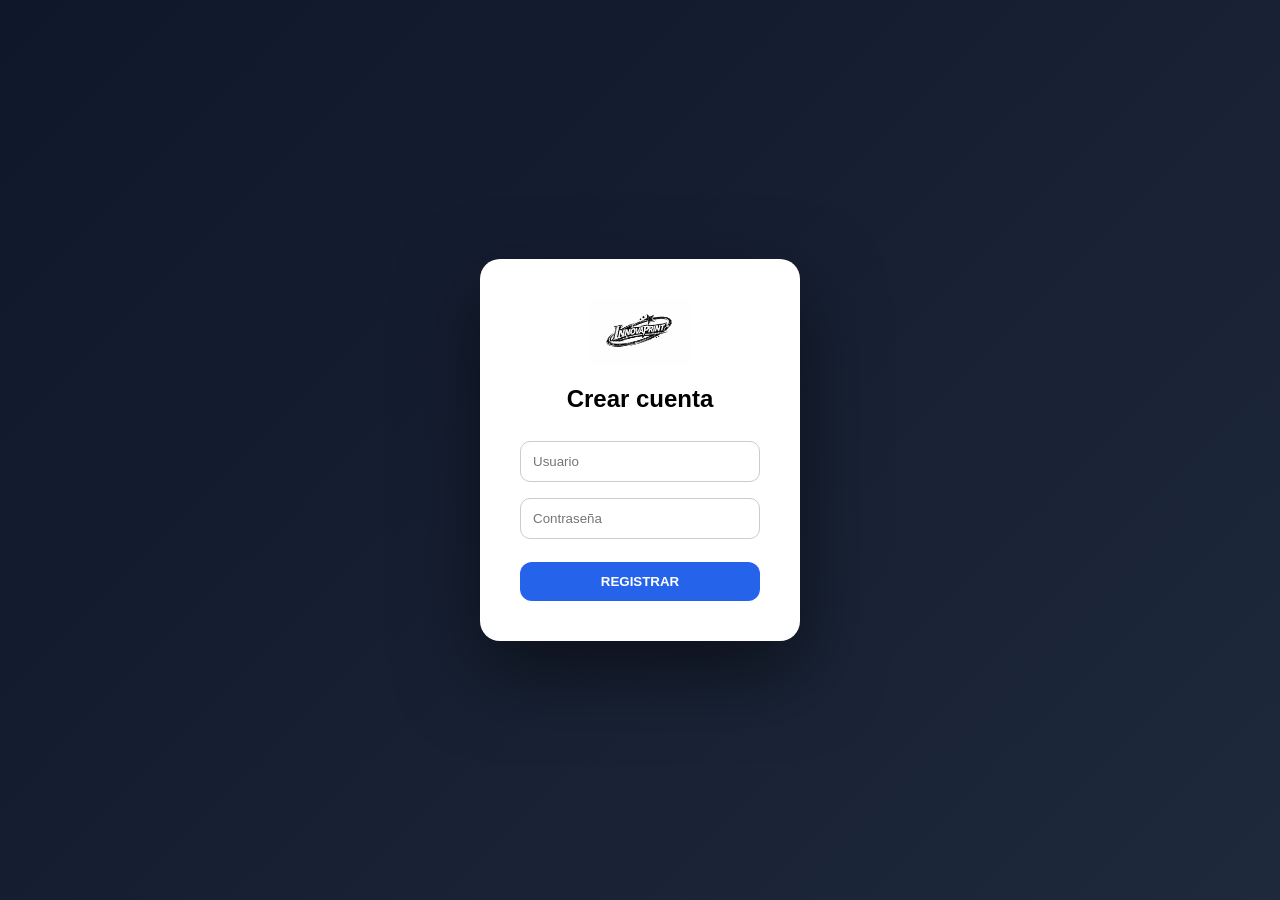
<file: index.html>
<!DOCTYPE html>
<html lang="es">

<head>
    <meta charset="UTF-8">
    <title>InnovaPrint</title>
    <link rel="stylesheet" href="style_index.css">
</head>

<body>

    <div id="registro">
        <div class="registro-card">
            <img src="log.jpeg" class="logo-registro" alt="InnovaPrint">
            <h2>Crear cuenta</h2>
            <input type="text" id="usuario" placeholder="Usuario">
            <input type="password" id="clave" placeholder="Contraseña">
            <button onclick="registrar()">REGISTRAR</button>
        </div>
    </div>

    <div id="portal">

        <header>
            <h2>InnovaPrint</h2>
            <nav>
                <a href="index.html">Inicio</a>
                <a href="servicio.html">Servicios</a>
                <a href="Nosotros.html">Nosotros</a>
                <a href="Contacto.html">Contacto</a>
                <a href="catalogo.html">Catálogo</a>
                <a href="#" onclick="cerrarSesion()">Salir</a>
            </nav>
        </header>

        <section class="hero">
            <h1>InnovaPrint</h1>
            <p>
                Transformamos tus ideas en productos personalizados de alta calidad
                con diseños únicos y tecnología de impresión profesional.
            </p>
        </section>

        <section class="moving-section">
            <div class="moving-left">
                <div class="moving-wrapper">
                    <div class="moving-text">
                        <span>Diseño de Logos</span>
                        <span>Ropa Personalizada</span>
                        <span>Impresión Publicitaria</span>
                        <span>Artículos Promocionales</span>
                        <span>Packaging Creativo</span>
                    </div>
                </div>
            </div>
            <div class="moving-right">
                <h2>¿Cómo te ayudamos?</h2>
                <p>
                    En InnovaPrint convertimos tus ideas en productos reales.
                    Diseñamos, imprimimos y entregamos con calidad profesional
                    para que tu marca destaque.
                </p>
                <ul>
                    <li>✔ Diseños exclusivos</li>
                    <li>✔ Materiales premium</li>
                    <li>✔ Entrega rápida</li>
                    <li>✔ Atención personalizada</li>
                </ul>
            </div>
        </section>

        <section class="services">
            <h2>NUESTROS SERVICIOS</h2>
            <div class="cards">
                <div class="card">
                    <h3>Diseño de Logos</h3>
                    <p>Identidad visual profesional para tu marca.</p>
                </div>
                <div class="card">
                    <h3>Ropa Personalizada</h3>
                    <p>Camisetas, uniformes y prendas únicas.</p>
                </div>
                <div class="card">
                    <h3>Impresión Publicitaria</h3>
                    <p>Banners, flyers y material promocional.</p>
                </div>
            </div>
        </section>

        <section class="about">
            <p>No sigas tendencias, créalas con prendas hechas especialmente a tu gusto.</p>
        </section>

        <footer>
            © 2026 InnovaPrint — Todos los derechos reservados
        </footer>

    </div>

    <script>
        window.onload = function () {
            if (localStorage.getItem("usuario")) {
                mostrarPortal()
            }
        }

        function registrar() {
            let usuario = document.getElementById("usuario").value
            let clave = document.getElementById("clave").value
            if (usuario && clave) {
                localStorage.setItem("usuario", usuario)
                mostrarPortal()
            } else {
                alert("Completa los campos")
            }
        }

        function mostrarPortal() {
            document.getElementById("registro").style.display = "none"
            document.getElementById("portal").style.display = "block"
        }

        function cerrarSesion() {
            localStorage.removeItem("usuario")
            location.reload()
        }
    </script>

</body>
</html>
</file>
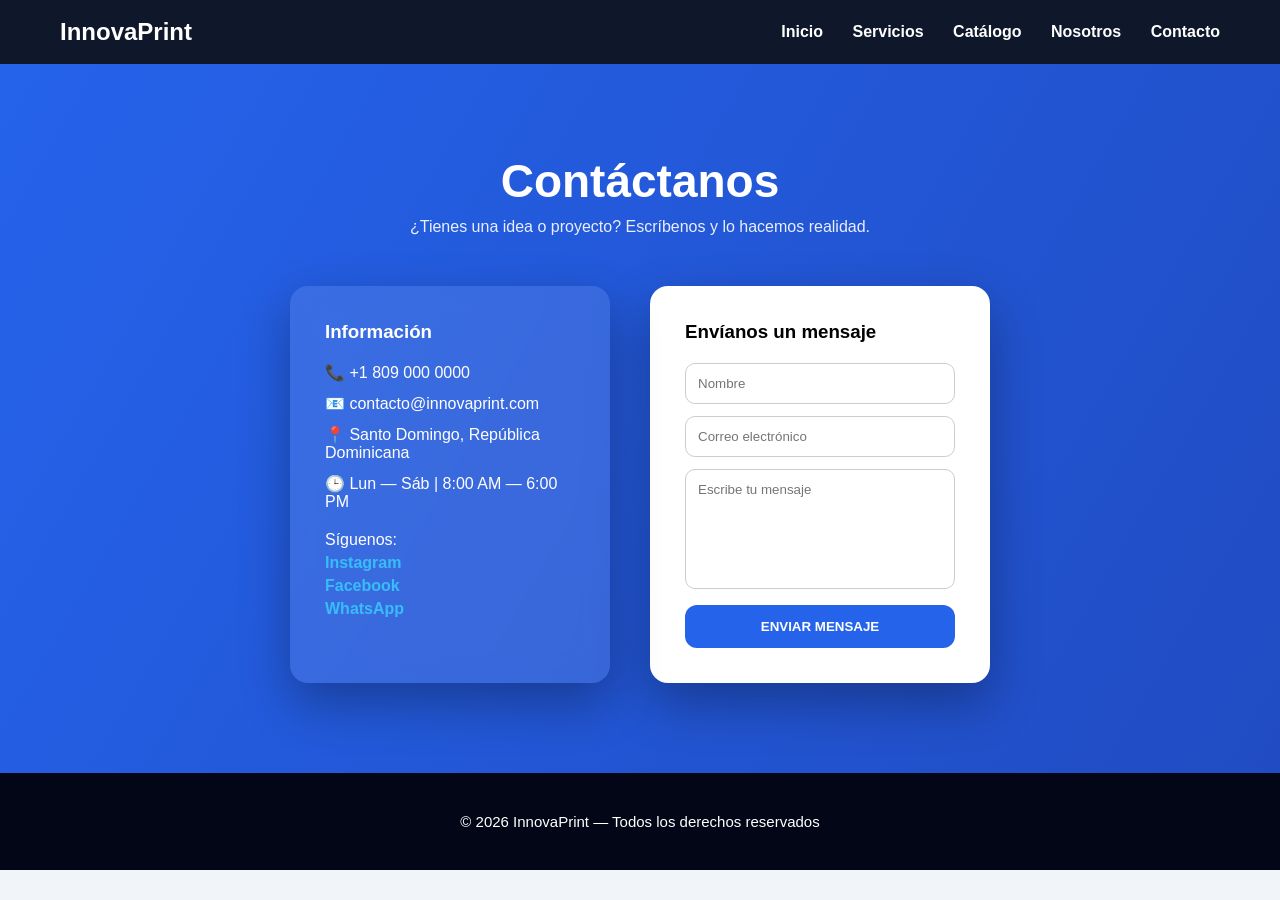
<file: Contacto.html>
<!DOCTYPE html>
<html lang="es">

<head>
    <meta charset="UTF-8">
    <title>Contacto | InnovaPrint</title>
    <link rel="stylesheet" href="style_contacto.css">
</head>

<body>

    <header>
        <h2>InnovaPrint</h2>
        <nav>
            <a href="index.html">Inicio</a>
            <a href="servicio.html">Servicios</a>
            <a href="file:///C:/Users/user/OneDrive/Desktop/Index/InnovaPrint_Index/proyecto/catalogo.html#">Catálogo</a>
            <a href="Nosotros.html">Nosotros</a>
            <a href="Contacto.html">Contacto</a>
        </nav>
    </header>

    <section class="contact">
        <h1>Contáctanos</h1>
        <p class="sub">¿Tienes una idea o proyecto? Escríbenos y lo hacemos realidad.</p>

        <div class="container">
            <div class="info">
                <h3>Información</h3>
                <p>📞 +1 809 000 0000</p>
                <p>📧 contacto@innovaprint.com</p>
                <p>📍 Santo Domingo, República Dominicana</p>
                <p>🕒 Lun — Sáb | 8:00 AM — 6:00 PM</p>
                <div class="social">
                    <span>Síguenos:</span>
                    <a href="#">Instagram</a>
                    <a href="#">Facebook</a>
                    <a href="#">WhatsApp</a>
                </div>
            </div>

            <div class="form">
                <h3>Envíanos un mensaje</h3>
                <form action="https://formsubmit.co/marvinhernandez0828@gmail.com" method="POST">
                    <input type="text" name="nombre" placeholder="Nombre" required>
                    <input type="email" name="correo" placeholder="Correo electrónico" required>
                    <textarea name="mensaje" placeholder="Escribe tu mensaje" required></textarea>
                    <input type="hidden" name="_captcha" value="false">
                    <button type="submit">ENVIAR MENSAJE</button>
                </form>
            </div>
        </div>
    </section>

    <footer>
        © 2026 InnovaPrint — Todos los derechos reservados
    </footer>

</body>
</html>
</file>
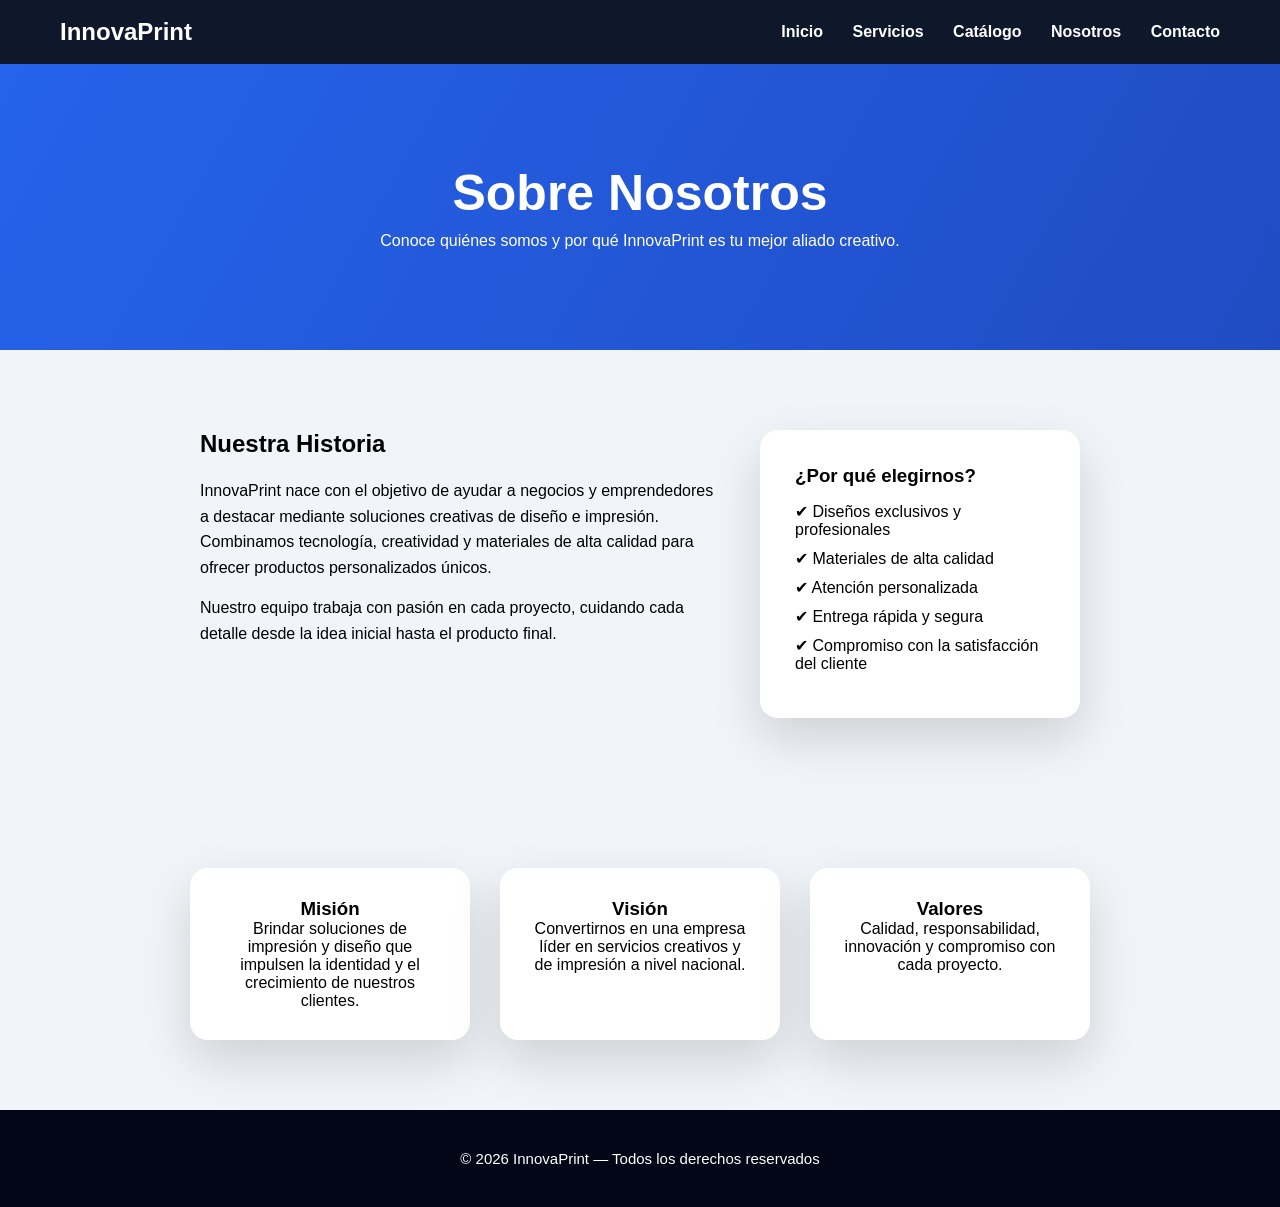
<file: Nosotros.html>
<!DOCTYPE html>
<html lang="es">

<head>
    <meta charset="UTF-8">
    <title>Sobre Nosotros | InnovaPrint</title>
    <link rel="stylesheet" href="style.css">
</head>

<body>

    <header>
        <h2>InnovaPrint</h2>
        <nav>
            <a href="index.html">Inicio</a>
            <a href="servicio.html">Servicios</a>
            <a href="file:///C:/Users/user/OneDrive/Desktop/Index/InnovaPrint_Index/proyecto/catalogo.html">Catálogo</a>
            <a href="Nosotros.html">Nosotros</a>
            <a href="Contacto.html">Contacto</a>
        </nav>
    </header>

    <section class="about-hero">
        <h1>Sobre Nosotros</h1>
        <p>Conoce quiénes somos y por qué InnovaPrint es tu mejor aliado creativo.</p>
    </section>

    <section class="about-content">
        <div class="about-text">
            <h2>Nuestra Historia</h2>
            <p>
                InnovaPrint nace con el objetivo de ayudar a negocios y emprendedores
                a destacar mediante soluciones creativas de diseño e impresión.
                Combinamos tecnología, creatividad y materiales de alta calidad
                para ofrecer productos personalizados únicos.
            </p>
            <p>
                Nuestro equipo trabaja con pasión en cada proyecto, cuidando cada detalle
                desde la idea inicial hasta el producto final.
            </p>
        </div>
        <div class="about-box">
            <h3>¿Por qué elegirnos?</h3>
            <ul>
                <li>✔ Diseños exclusivos y profesionales</li>
                <li>✔ Materiales de alta calidad</li>
                <li>✔ Atención personalizada</li>
                <li>✔ Entrega rápida y segura</li>
                <li>✔ Compromiso con la satisfacción del cliente</li>
            </ul>
        </div>
    </section>

    <section class="mission">
        <div class="card">
            <h3>Misión</h3>
            <p>Brindar soluciones de impresión y diseño que impulsen la identidad y el crecimiento de nuestros clientes.</p>
        </div>
        <div class="card">
            <h3>Visión</h3>
            <p>Convertirnos en una empresa líder en servicios creativos y de impresión a nivel nacional.</p>
        </div>
        <div class="card">
            <h3>Valores</h3>
            <p>Calidad, responsabilidad, innovación y compromiso con cada proyecto.</p>
        </div>
    </section>

    <footer>
        © 2026 InnovaPrint — Todos los derechos reservados
    </footer>

</body>
</html>
</file>
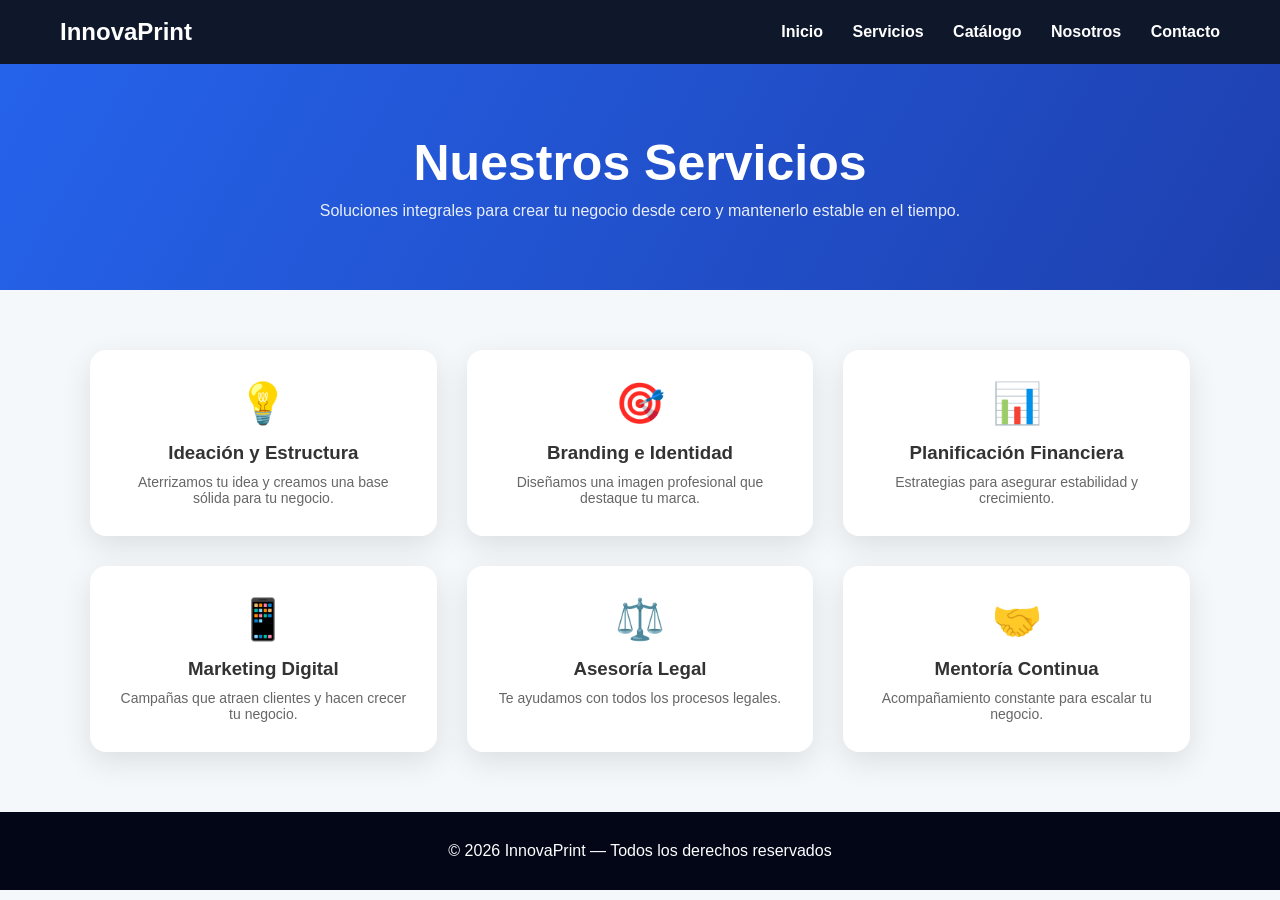
<file: servicio.html>
<!DOCTYPE html>
<html lang="es">

<head>
    <meta charset="UTF-8">
    <meta name="viewport" content="width=device-width, initial-scale=1.0">
    <title>Servicios | InnovaPrint</title>
    <link rel="stylesheet" href="servicio.css">
</head>

<body>

    <header>
        <h2>InnovaPrint</h2>
        <nav>
            <a href="index.html">Inicio</a>
            <a href="servicio.html" class="active">Servicios</a>
            <a href="file:///C:/Users/user/OneDrive/Desktop/Index/InnovaPrint_Index/proyecto/catalogo.html">Catálogo</a>
            <a href="Nosotros.html">Nosotros</a>
            <a href="Contacto.html">Contacto</a>
        </nav>
    </header>

    <section class="hero">
        <h1>Nuestros Servicios</h1>
        <p>Soluciones integrales para crear tu negocio desde cero y mantenerlo estable en el tiempo.</p>
    </section>

    <section class="services">
        <div class="cards">
            <div class="card">
                <div class="icon">💡</div>
                <h3>Ideación y Estructura</h3>
                <p>Aterrizamos tu idea y creamos una base sólida para tu negocio.</p>
            </div>
            <div class="card">
                <div class="icon">🎯</div>
                <h3>Branding e Identidad</h3>
                <p>Diseñamos una imagen profesional que destaque tu marca.</p>
            </div>
            <div class="card">
                <div class="icon">📊</div>
                <h3>Planificación Financiera</h3>
                <p>Estrategias para asegurar estabilidad y crecimiento.</p>
            </div>
            <div class="card">
                <div class="icon">📱</div>
                <h3>Marketing Digital</h3>
                <p>Campañas que atraen clientes y hacen crecer tu negocio.</p>
            </div>
            <div class="card">
                <div class="icon">⚖️</div>
                <h3>Asesoría Legal</h3>
                <p>Te ayudamos con todos los procesos legales.</p>
            </div>
            <div class="card">
                <div class="icon">🤝</div>
                <h3>Mentoría Continua</h3>
                <p>Acompañamiento constante para escalar tu negocio.</p>
            </div>
        </div>
    </section>

    <footer>
        © 2026 InnovaPrint — Todos los derechos reservados
    </footer>

</body>
</html>
</file>
<file: style_index.css>
* {
    margin: 0;
    padding: 0;
    box-sizing: border-box;
    font-family: 'Segoe UI', sans-serif;
}

body {
    background: #f1f5f9;
}

#registro {
    position: fixed;
    width: 100%;
    height: 100vh;
    background: linear-gradient(135deg, #0f172a, #1e293b);
    display: flex;
    justify-content: center;
    align-items: center;
    z-index: 9999;
}

.registro-card {
    background: #fff;
    padding: 40px;
    border-radius: 20px;
    width: 320px;
    text-align: center;
    box-shadow: 0 30px 80px rgba(0, 0, 0, .5);
}

.registro-card h2 {
    margin-bottom: 20px;
}

.registro-card input {
    width: 100%;
    padding: 12px;
    margin: 8px 0;
    border-radius: 10px;
    border: 1px solid #ccc;
}

.registro-card button {
    width: 100%;
    padding: 12px;
    margin-top: 15px;
    border: none;
    border-radius: 12px;
    background: #2563eb;
    color: #fff;
    font-weight: bold;
    cursor: pointer;
    transition: .3s;
}

.registro-card button:hover {
    transform: translateY(-3px);
    background: #1d4ed8;
}


#portal {
    display: none;
}


header {
    position: sticky;
    top: 0;
    background: rgba(15, 23, 42, 0.9);
    backdrop-filter: blur(10px);
    color: #fff;
    padding: 18px 60px;
    display: flex;
    justify-content: space-between;
    align-items: center;
    box-shadow: 0 5px 20px rgba(0, 0, 0, .3);
    z-index: 1000;
}

nav a {
    color: #fff;
    margin-left: 25px;
    text-decoration: none;
    font-weight: bold;
    position: relative;
    transition: .3s;
}

nav a::after {
    content: "";
    position: absolute;
    left: 0;
    bottom: -6px;
    width: 0;
    height: 2px;
    background: #38bdf8;
    transition: .3s;
}

nav a:hover {
    color: #38bdf8;
}

nav a:hover::after {
    width: 100%;
}


.hero {
    height: 90vh;
    background: linear-gradient(120deg, #2563eb, #1e40af, #0f172a);
    background-size: 300% 300%;
    animation: fondo 10s ease infinite;

    color: #fff;
    display: flex;
    flex-direction: column;
    justify-content: center;
    align-items: center;
    text-align: center;
    padding: 20px;
}

@keyframes fondo {
    0% {
        background-position: 0% 50%
    }

    50% {
        background-position: 100% 50%
    }

    100% {
        background-position: 0% 50%
    }
}

.hero h1 {
    font-size: 64px;
    margin-bottom: 20px;
    text-shadow: 0 8px 25px rgba(0, 0, 0, .6);
}

.hero p {
    max-width: 700px;
    font-size: 20px;
    opacity: .9;
}


.services {
    padding: 80px 20px;
    text-align: center;
}

.cards {
    display: flex;
    justify-content: center;
    gap: 30px;
    margin-top: 40px;
    flex-wrap: wrap;
}

.card {
    background: #fff;
    padding: 30px;
    border-radius: 18px;
    width: 280px;
    box-shadow: 0 20px 50px rgba(0, 0, 0, .15);
    transition: .3s;
}

.card:hover {
    transform: translateY(-12px) scale(1.04);
    box-shadow: 0 30px 80px rgba(0, 0, 0, .25);
}


.about {
    padding: 80px 20px;
    text-align: center;
    background: #e2e8f0;
}

.about p {
    max-width: 700px;
    margin: auto;
    margin-top: 20px;
}


footer {
    background: #020617;
    color: #fff;
    text-align: center;
    padding: 40px 20px;
    font-size: 15px;
}


.moving-section {
    display: flex;
    justify-content: space-between;
    align-items: center;
    padding: 80px 60px;
    gap: 40px;
    background: #ffffff;
    flex-wrap: wrap;
}


.moving-left {
    flex: 1;
    min-width: 320px;
    overflow: hidden;
    border-radius: 20px;
    background: #0f172a;
    padding: 30px;
}

.moving-wrapper {
    height: 60px;
    overflow: hidden;
    position: relative;
}

.moving-text {
    display: flex;
    gap: 60px;
    font-size: 28px;
    font-weight: bold;
    color: #38bdf8;
    white-space: nowrap;

    animation: mover 18s linear infinite;
}

@keyframes mover {
    0% {
        transform: translateX(0);
    }

    100% {
        transform: translateX(-50%);
    }
}


.moving-right {
    flex: 1;
    min-width: 320px;
}

.moving-right h2 {
    font-size: 34px;
    margin-bottom: 20px;
    color: #0f172a;
}

.moving-right p {
    font-size: 18px;
    margin-bottom: 20px;
    color: #334155;
}

.moving-right ul {
    list-style: none;
}

.moving-right li {
    margin-bottom: 10px;
    font-size: 17px;
    color: #1e293b;
}

.moving-text:hover {
    animation-play-state: paused;
}

.logo-registro {
    width: 100px;
    margin-bottom: 15px;
}
</file>
<file: style_contacto.css>
* {
    margin: 0;
    padding: 0;
    box-sizing: border-box;
    font-family: 'Segoe UI', sans-serif;
}

body {
    background: #f1f5f9;
}


header {
    background: #0f172a;
    color: #fff;
    padding: 18px 60px;
    display: flex;
    justify-content: space-between;
    align-items: center;
}

nav a {
    color: #fff;
    margin-left: 25px;
    text-decoration: none;
    font-weight: bold;
    position: relative;
    transition: .3s;
}

nav a::after {
    content: "";
    position: absolute;
    left: 0;
    bottom: -6px;
    width: 0;
    height: 2px;
    background: #38bdf8;
    transition: .3s;
}

nav a:hover {
    color: #38bdf8;
}

nav a:hover::after {
    width: 100%;
}


.contact {
    padding: 90px 20px;
    background: linear-gradient(120deg, #2563eb, #1e40af, #0f172a);
    background-size: 300% 300%;
    animation: fondo 10s ease infinite;
    color: #fff;
    text-align: center;
}

@keyframes fondo {
    0% {
        background-position: 0% 50%
    }

    50% {
        background-position: 100% 50%
    }

    100% {
        background-position: 0% 50%
    }
}

.contact h1 {
    font-size: 46px;
    margin-bottom: 10px;
}

.sub {
    margin-bottom: 50px;
    opacity: .9;
}

.container {
    display: flex;
    justify-content: center;
    gap: 40px;
    flex-wrap: wrap;
}


.info {
    background: rgba(255, 255, 255, 0.1);
    backdrop-filter: blur(12px);
    padding: 35px;
    border-radius: 18px;
    width: 320px;
    text-align: left;
    box-shadow: 0 20px 50px rgba(0, 0, 0, .3);
}

.info h3 {
    margin-bottom: 20px;
}

.info p {
    margin-bottom: 12px;
}

.social {
    margin-top: 20px;
}

.social a {
    display: block;
    color: #38bdf8;
    text-decoration: none;
    margin-top: 5px;
    font-weight: bold;
}


.form {
    background: #fff;
    color: #000;
    padding: 35px;
    border-radius: 18px;
    width: 340px;
    box-shadow: 0 20px 50px rgba(0, 0, 0, .3);
    text-align: left;
}

.form h3 {
    margin-bottom: 20px;
}

.form input,
.form textarea {
    width: 100%;
    padding: 12px;
    margin-bottom: 12px;
    border-radius: 10px;
    border: 1px solid #ccc;
}

.form textarea {
    height: 120px;
    resize: none;
}

.form button {
    width: 100%;
    padding: 14px;
    border: none;
    border-radius: 12px;
    background: #2563eb;
    color: #fff;
    font-weight: bold;
    cursor: pointer;
    transition: .3s;
}

.form button:hover {
    background: #1d4ed8;
    transform: translateY(-3px);
}


footer {
    background: #020617;
    color: #fff;
    text-align: center;
    padding: 40px 20px;
    font-size: 15px;
}
</file>
<file: style.css>
* {
    margin: 0;
    padding: 0;
    box-sizing: border-box;
    font-family: 'Segoe UI', sans-serif;
}

body {
    background: #f1f5f9;
}


header {
    background: #0f172a;
    color: #fff;
    padding: 18px 60px;
    display: flex;
    justify-content: space-between;
    align-items: center;
}

nav a {
    color: #fff;
    margin-left: 25px;
    text-decoration: none;
    font-weight: bold;
    position: relative;
    transition: .3s;
}

nav a::after {
    content: "";
    position: absolute;
    left: 0;
    bottom: -6px;
    width: 0;
    height: 2px;
    background: #38bdf8;
    transition: .3s;
}

nav a:hover {
    color: #38bdf8;
}

nav a:hover::after {
    width: 100%;
}


.about-hero {
    padding: 100px 20px;
    background: linear-gradient(120deg, #2563eb, #1e40af, #0f172a);
    background-size: 300% 300%;
    animation: fondo 10s ease infinite;
    color: #fff;
    text-align: center;
}

@keyframes fondo {
    0% {
        background-position: 0% 50%
    }

    50% {
        background-position: 100% 50%
    }

    100% {
        background-position: 0% 50%
    }
}

.about-hero h1 {
    font-size: 50px;
    margin-bottom: 10px;
}


.about-content {
    display: flex;
    gap: 40px;
    padding: 80px 60px;
    flex-wrap: wrap;
    justify-content: center;
}

.about-text {
    max-width: 520px;
}

.about-text h2 {
    margin-bottom: 20px;
}

.about-text p {
    margin-bottom: 15px;
    line-height: 1.6;
}


.about-box {
    background: #fff;
    padding: 35px;
    border-radius: 18px;
    width: 320px;
    box-shadow: 0 20px 50px rgba(0, 0, 0, .15);
}

.about-box h3 {
    margin-bottom: 15px;
}

.about-box ul {
    list-style: none;
}

.about-box li {
    margin-bottom: 10px;
}


.mission {
    padding: 70px 20px;
    display: flex;
    justify-content: center;
    gap: 30px;
    flex-wrap: wrap;
}

.card {
    background: #fff;
    padding: 30px;
    border-radius: 18px;
    width: 280px;
    text-align: center;
    box-shadow: 0 20px 50px rgba(0, 0, 0, .15);
    transition: .3s;
}

.card:hover {
    transform: translateY(-10px);
}


footer {
    background: #020617;
    color: #fff;
    text-align: center;
    padding: 40px 20px;
    font-size: 15px;
}
</file>
<file: servicio.css>
* {
    margin: 0;
    padding: 0;
    box-sizing: border-box;
    font-family: 'Segoe UI', sans-serif;
}

body {
    background: #f5f8fb;
    color: #333;
}



header {
    background: #0f172a;
    color: #fff;
    padding: 18px 60px;
    display: flex;
    justify-content: space-between;
    align-items: center;
}

nav a {
    color: #fff;
    margin-left: 25px;
    text-decoration: none;
    font-weight: bold;
    position: relative;
    transition: .3s;
}

nav a::after {
    content: "";
    position: absolute;
    left: 0;
    bottom: -6px;
    width: 0;
    height: 2px;
    background: #38bdf8;
    transition: .3s;
}

nav a:hover {
    color: #38bdf8;
}

nav a:hover::after {
    width: 100%;
}

.hero {
    background: linear-gradient(120deg, #2563eb, #1e40af);
    color: white;
    text-align: center;
    padding: 70px 20px;
}

.hero h1 {
    font-size: 50px;
    margin-bottom: 10px;
}

.hero p {
    font-size: 16px;
    opacity: 0.9;
}

.services {
    padding: 60px 20px;
}

.cards {
    max-width: 1100px;
    margin: 0 auto;

    display: grid;
    grid-template-columns: repeat(auto-fit, minmax(260px, 1fr));
    gap: 30px;
}

.card {
    background: #fff;
    padding: 30px;
    border-radius: 16px;
    text-align: center;
    box-shadow: 0 10px 30px rgba(0, 0, 0, 0.1);
    transition: .3s;
}

.card:hover {
    transform: translateY(-10px);
}

.icon {
    font-size: 40px;
    margin-bottom: 15px;
}

.card h3 {
    margin-bottom: 10px;
}

.card p {
    font-size: 14px;
    color: #666;
}

footer {
    background: #020617;
    color: #fff;
    text-align: center;
    padding: 30px;
}
</file>
